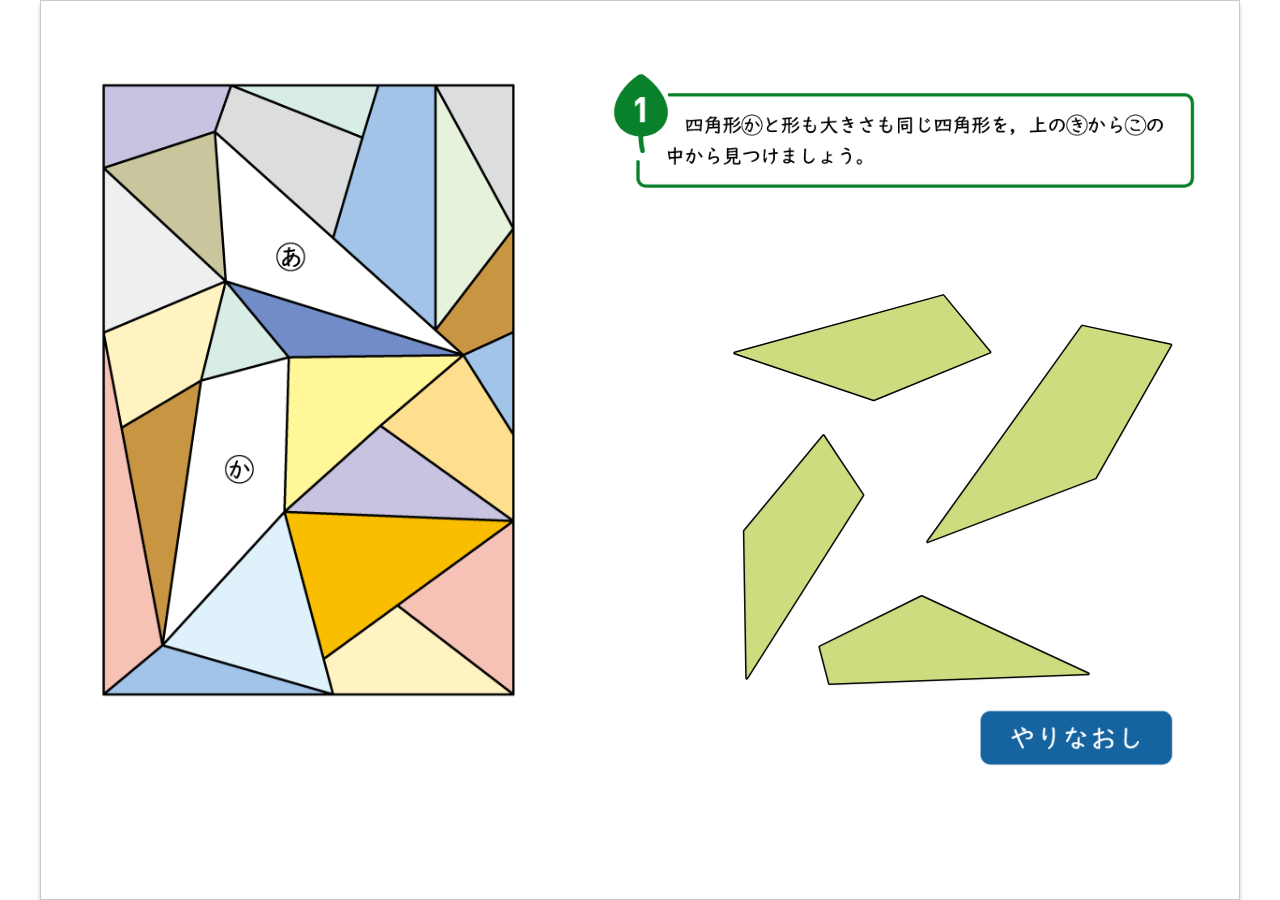
<file: index.html>
<!DOCTYPE html>
<html lang="ja">
    <head>
        <meta charset="utf-8">
        <meta http-equiv="X-UA-Compatible" content="IE=edge,chrome=1">
        <title>S5-7</title>
        <link rel="stylesheet" href="css/normalize.css">
        <link rel="stylesheet" href="css/main.css">
        <link rel="stylesheet" href="css/index.css">
        <script src="js/jquery-3.2.1.min.js" defer></script>
        <script src="js/jquery-ui.min.js" defer></script>
        <script src="js/ffl-scaleadjuster-1.0.1.min.js" defer></script>
        <script src="js/fflcom_userApp_init.js" defer></script>
        <script src="js/main.js" defer></script>
        <script src="libs/ShapeService.js" defer></script>
        <script src="js/index.js" defer></script>
    </head>
    <body>
    <!-- edit start -->
    <div id="stage_0">
        <div id="content">
            <div id="page_0" class="pageContent" style="display: block;">
                <img src="img/S5-7_Q.png" alt="下のような形のいくつ分で考えましょう。" class="question">
                <button type="button" id="restart_0" class="btn restart"><!-- やり直し --></button>
            </div>
        </div>
        <div id="stage_1">
            <div id="Canvas">
                <canvas id="appCanvas" width="1280" height="960"></canvas>
                <canvas id="Mycanvas"></canvas>
            </div>
        </div>
    </div>
    <!-- edit end -->
    </body>
</html>
</file>
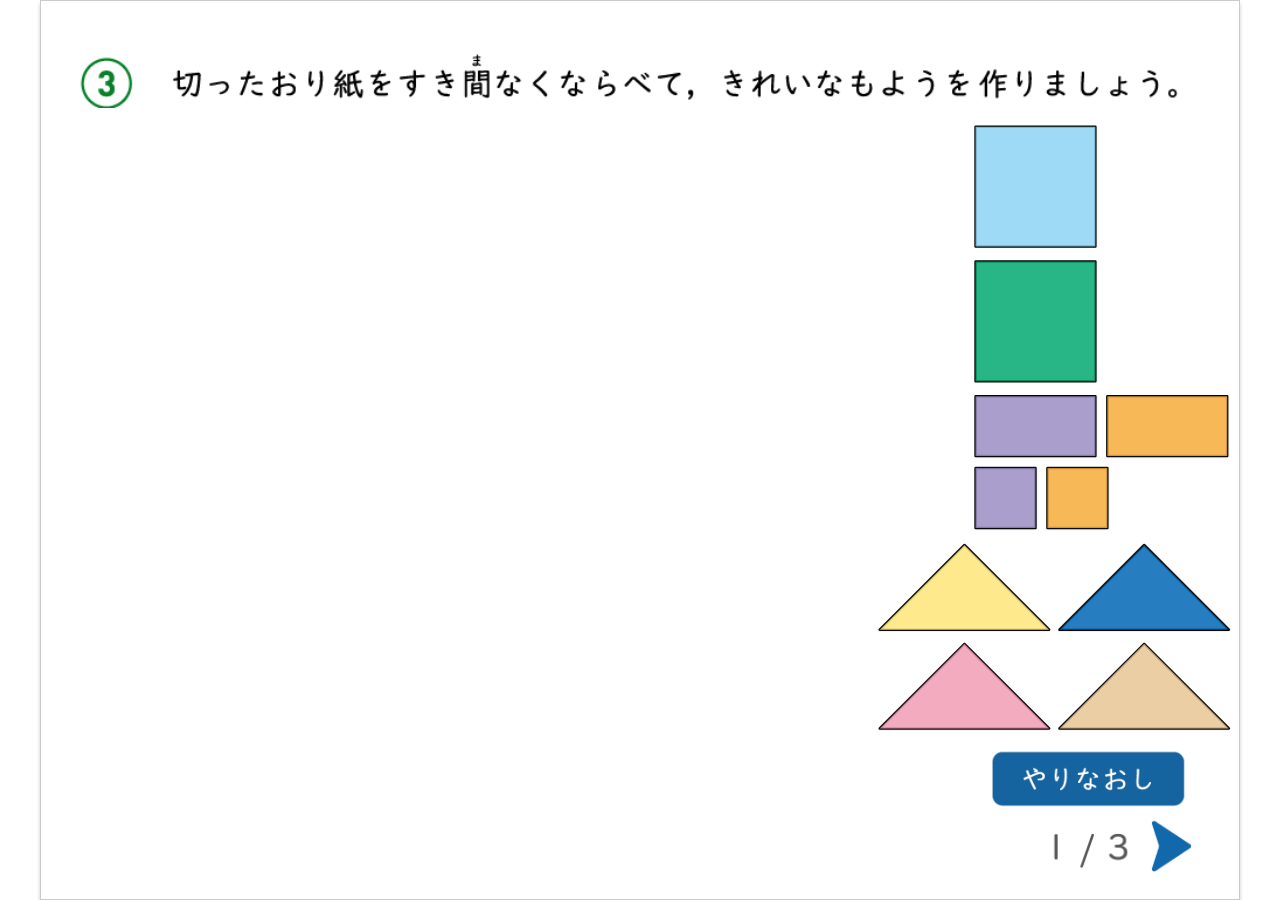
<file: 2-20/index.html>
<!DOCTYPE html>
<html lang="ja">
    <head>
        <meta charset="utf-8">
        <meta http-equiv="X-UA-Compatible" content="IE=edge,chrome=1">
        <title>S2-20</title>
        <link rel="stylesheet" href="css/normalize.css">
        <link rel="stylesheet" href="css/main.css">
        <link rel="stylesheet" href="css/index.css">
        <script src="js/jquery-3.2.1.min.js" defer></script>
        <script src="js/jquery-ui.min.js" defer></script>
        <script src="js/ffl-scaleadjuster-1.0.1.min.js" defer></script>
        <script src="js/fflcom_userApp_init.js" defer></script>
        <script src="js/main.js" defer></script>
        <script src="libs/ShapeService.js" defer></script>
        <script src="js/index.js" defer></script>
    </head>
    <body>
    <!-- edit start -->
    <div id="stage_0">
        <div id="content">
            <div id="page_0" class="pageContent" style="display: block;">
                <img src="img/S2-20_Q.png" alt="切ったおり紙をすき間なくならべて、きれいなもようを作りましょう。" class="question">
                <button type="button" id="restart_0" class="btn restart"><!-- やり直し --></button>
                <img src="img/pageno1_3.png" alt="１／３" class="pageImg">
                <img src="img/allow_right.png" alt="次へ" data-page="1" class="arrowBtn next">
            </div>
            <div id="page_1" class="pageContent">
                <img src="img/S2-20_Q.png" alt="切ったおり紙をすき間なくならべて、きれいなもようを作りましょう。" class="question">
                <button type="button" id="restart_1" class="btn restart"><!-- やり直し --></button>
                <img src="img/allow_left.png" alt="前へ" data-page="0" class="arrowBtn before">
                <img src="img/allow_right.png" alt="次へ" data-page="2" class="arrowBtn next">
                <img src="img/pageno2_3.png" alt="２／３" class="pageImg">
            </div>
            <div id="page_2" class="pageContent">
                <img src="img/S2-20_Q.png" alt="切ったおり紙をすき間なくならべて、きれいなもようを作りましょう。" class="question">
                <button type="button" id="restart_2" class="btn restart"><!-- やり直し --></button>
                <img src="img/allow_left.png" alt="前へ" data-page="1" class="arrowBtn before">
                <img src="img/pageno3_3.png" alt="３／３" class="pageImg">
            </div>
        </div>
        <div id="stage_1">
            <div id="Canvas">
                <canvas id="appCanvas" width="1280" height="960"></canvas>
                <canvas id="Mycanvas"></canvas>
            </div>
        </div>
    </div>
    <!-- edit end -->
    </body>
</html>
</file>
<file: css/main.css>
@charset "UTF-8";

@-ms-viewport { width: auto; initial-scale: 1; user-zoom: fixed; }
@viewport { width: device-width; initial-scale: 1; user-zoom: fixed; }

html {
    touch-action: none;
    -ms-touch-action: none;
}
.refuseusel {
    user-select: none;
    -moz-user-select: none;
    -webkit-user-select: none;
    -ms-user-select: none;
    -o-user-select: none;
    -ms-content-zooming: none;
    -ms-overflow-style: none;
    /* */
    -ms-touch-action: none;
    touch-action: none;
}

body {
    font-family: Osaka-等幅, 'ＭＳ ゴシック', 'MS Gothic', monospace;
    padding: 0;
}

#stage_0 {
    position: relative;
    width: 1280px;
    height: 960px;
    margin: 0 auto;
    /* overflow: hidden; */
}

#stage_1 {
    position: relative;
    width: 1278px;
    height: 958px;
    border: 1px solid rgba(0, 0, 0, 0.22);
    box-shadow: 0px 4px 4px rgba(0, 0, 0, 0.22);
}

#Canvas {
    position: absolute;
    width: 100%;
    height: 100%;
}

#Mycanvas {
    position: absolute;
    width: 100%;
    height: 100%;
    z-index: 2144480000;
    pointer-events: none;
}
</file>
<file: css/index.css>
@charset "UTF-8";

#appCanvas {
    position: absolute;
    width: 100%;
    height: 100%;
}

#content {
    position: absolute;
    width: 100%;
    height: 100%;
}

.pageContent {
    display: none;
    position: absolute;
    width: 100%;
    height: 100%;
}

.question {
    position: absolute;
    top: 8%;
    right: 3%;
    width: 50%;
    height: auto;
}

.frame{
    width: 40%;
    height: auto;  
}

.shape{
    top: 5%;
    right: 15%;
    width: 34.55%;
    height: auto;  
}
.shape.two{
    position: absolute;
    top: 25%;
    right: 15%;
    width: 25%;
    height: auto;
}
.shape.three{
    position: absolute;
    top: 50%;
    right: 15%;
    width: 25%;
    height: auto;
}
.shape.four{
    position: absolute;
    top: 30%;
    right: 15%;
    width: 25%;
    height: auto;
}

.arrowBtn {
    position: absolute;
    bottom: 3%;
    width: 3.5%;
    height: auto;
    z-index: 2144480000;
}
.arrowBtn.next {
    right: 4%;
}
.arrowBtn.before {
    right: 18%;
}
.btn:focus {
    outline: none;
    }
.btn {
    position: absolute;
    border: none;
    z-index: 2144480000;
}
.btn.restart {
    background: center bottom / auto 98% no-repeat url("../img/redo.png");
}
</file>
<file: 2-20/css/main.css>
@charset "UTF-8";

@-ms-viewport { width: auto; initial-scale: 1; user-zoom: fixed; }
@viewport { width: device-width; initial-scale: 1; user-zoom: fixed; }

html {
    touch-action: none;
    -ms-touch-action: none;
}
.refuseusel {
    user-select: none;
    -moz-user-select: none;
    -webkit-user-select: none;
    -ms-user-select: none;
    -o-user-select: none;
    -ms-content-zooming: none;
    -ms-overflow-style: none;
    /* */
    -ms-touch-action: none;
    touch-action: none;
}

body {
    font-family: Osaka-等幅, 'ＭＳ ゴシック', 'MS Gothic', monospace;
    padding: 0;
}

#stage_0 {
    position: relative;
    width: 1280px;
    height: 960px;
    margin: 0 auto;
    /* overflow: hidden; */
}

#stage_1 {
    position: relative;
    width: 1278px;
    height: 958px;
    border: 1px solid rgba(0, 0, 0, 0.22);
    box-shadow: 0px 4px 4px rgba(0, 0, 0, 0.22);
}

#stage_2 {
    position: relative;
    width: 1278px;
    height: 958px;
    border: 1px solid rgba(0, 0, 0, 0.22);
    box-shadow: 0px 4px 4px rgba(0, 0, 0, 0.22);
}

#Canvas {
    position: absolute;
    width: 100%;
    height: 100%;
}

#Mycanvas {
    position: absolute;
    width: 100%;
    height: 100%;
    z-index: 2144480000;
    pointer-events: none;
}
</file>
<file: 2-20/css/index.css>
@charset "UTF-8";

#appCanvas {
    position: absolute;
    width: 100%;
    height: 100%;
}

#content {
    position: absolute;
    width: 100%;
    height: 100%;
}

.pageContent {
    display: none;
    position: absolute;
    width: 100%;
    height: 100%;
}

.question {
    position: absolute;
    top: 6%;
    left: 3%;
    width: 92%;
    height: auto;
}

.pageImg {
    position: absolute;
    right: 8%;
    bottom: 3%;
    width: 9%;
    height: auto;
}

.arrowBtn {
    position: absolute;
    bottom: 3%;
    width: 3.5%;
    height: auto;
    z-index: 2144480000;
}
.arrowBtn.next {
    right: 4%;
}
.arrowBtn.before {
    right: 18%;
}

.btn {
    position: absolute;
    border: none;
    z-index: 2144480000;
}
.btn:focus {
    outline: none;
}
.btn.restart {
    background: center center / auto 98% no-repeat url("../img/redo.png");
}
</file>
